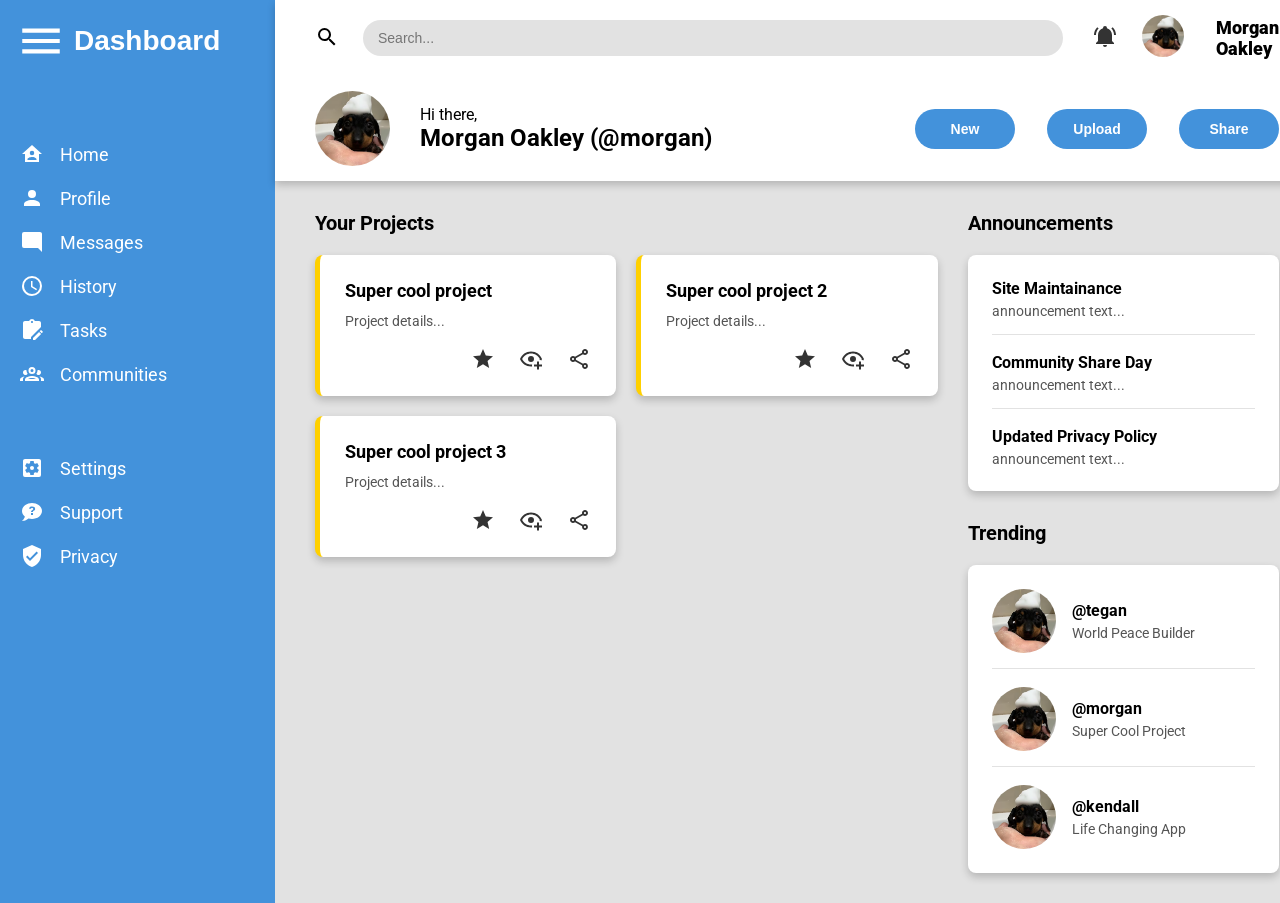
<file: admin-dashboaard/index.html>
<!DOCTYPE html>
<html lang="en">
<head>
    <meta charset="UTF-8">
    <meta name="viewport" content="width=device-width, initial-scale=1.0">
    <title>Dashboard</title>
    <link rel="stylesheet" href="style.css">
</head>
<body>

    <div class="container">
        <!-- SIDEBAR -->
        <aside class="sidebar">

            <button class="sidebar-header">
                <img src="images/menu.svg" width="50" height="50">
                <h1>Dashboard</h1>
            </button>

            <nav class="sidebar-nav">
                <ul>
                    <li><a href="#home"><img src="images/home.svg">Home</a></li>
                    <li><a href="#profile"><img src="images/profile.svg">Profile</a></li>
                    <li><a href="#messages"><img src="images/message.svg">Messages</a></li>
                    <li><a href="#history"><img src="images/clock-outline.svg">History</a></li>
                    <li><a href="#tasks"><img src="images/clipboard-edit.svg">Tasks</a></li>
                    <li><a href="#communities"><img src="images/account-group-outline.svg">Communities</a></li>
                </ul>
                <ul>
                    <li><a href="#settings"><img src="images/cog-box.svg">Settings</a></li>
                    <li><a href="#support"><img src="images/chat-question.svg">Support</a></li>
                    <li><a href="#privacy"><img src="images/shield-check.svg">Privacy</a></li>
                </ul>
            </nav>

        </aside>

        <!-- MAIN CONTENT -->
        <div class="main-content">

            <header class="top-panel">

                <div class="top-row">
                    <div class="search-bar">
                        <button><img src="images/magnify.svg"></button>
                        <input type="text" placeholder="Search...">
                    </div>
                    <div class="top-panel-right">
                        <button class="notification-btn"><img src="images/bell-ring.svg"></button>
                        <div class="user-profile">
                            <a href="#profile"><img src="images/placeholder-profile-picture.png" id="avatar-small"></a>
                            <span class="username">Morgan Oakley</span>
                        </div>
                    </div>
                </div>

                <div class="bottom-row">
                    <img src="images/placeholder-profile-picture.png" id="avatar-big">
                    <div class="greeting">
                        <p>Hi there,</p>
                        <h2>Morgan Oakley (@morgan)</h2>
                    </div>
                    <div class="action-buttons">
                        <button class="btn btn-primary">New</button>
                        <button class="btn btn-primary">Upload</button>
                        <button class="btn btn-primary">Share</button>
                    </div>
                </div>

            </header>


            <!-- CARDS -->
             <div class="cards-container">

                <div class="projects">
                    <h3>Your Projects</h3>
                    <div class="projects-cards-container">

                        <div class="project-card">
                            <h4>Super cool project</h4>
                            <p>Project details...</p>
                            <div class="project-card-buttons">
                                <button><img src="images/star.svg"></button>
                                <button><img src="images/eye-plus-outline.svg"></button>
                                <button><img src="images/share-variant-outline.svg"></button>
                            </div>
                        </div>

                        <div class="project-card">
                            <h4>Super cool project 2</h4>
                            <p>Project details...</p>
                            <div class="project-card-buttons">
                                <button><img src="images/star.svg"></button>
                                <button><img src="images/eye-plus-outline.svg"></button>
                                <button><img src="images/share-variant-outline.svg"></button>
                            </div>
                        </div>

                        <div class="project-card">
                            <h4>Super cool project 3</h4>
                            <p>Project details...</p>
                            <div class="project-card-buttons">
                                <button><img src="images/star.svg"></button>
                                <button><img src="images/eye-plus-outline.svg"></button>
                                <button><img src="images/share-variant-outline.svg"></button>
                            </div>
                        </div>

                    </div>
                </div>

                <div class="right-side-cards">

                    <div class="announcements-section">
                        <h3>Announcements</h3>
                        <div class="announcements-cards-container">
                            <div class="announcement-card">
                                <h5>Site Maintainance</h5>
                                <p>announcement text...</p>
                            </div>
                            <div class="announcement-card">
                                <h5>Community Share Day</h5>
                                <p>announcement text...</p>
                            </div>
                            <div class="announcement-card">
                                <h5>Updated Privacy Policy</h5>
                                <p>announcement text... </p>
                            </div>
                        </div>
                    </div>

                    <div class="trending-section">
                        <h3>Trending</h3>
                        <div class="trending-cards-container">
                            <div class="trending-card">
                                <img src="images/placeholder-profile-picture.png">
                                <div class="trending-card-text">
                                    <strong>@tegan</strong>
                                    <p>World Peace Builder</p>
                                </div>
                            </div>
                            <div class="trending-card">
                                <img src="images/placeholder-profile-picture.png">
                                <div class="trending-card-text">
                                    <strong>@morgan</strong>
                                    <p>Super Cool Project</p>
                                </div>
                            </div>
                            <div class="trending-card">
                                <img src="images/placeholder-profile-picture.png">
                                <div class="trending-card-text">
                                    <strong>@kendall</strong>
                                    <p>Life Changing App</p>
                                </div>
                            </div>
                        </div>
                    </div>

                </div>

            </div>

        </div>
    </div>
</body>
</html>
</file>
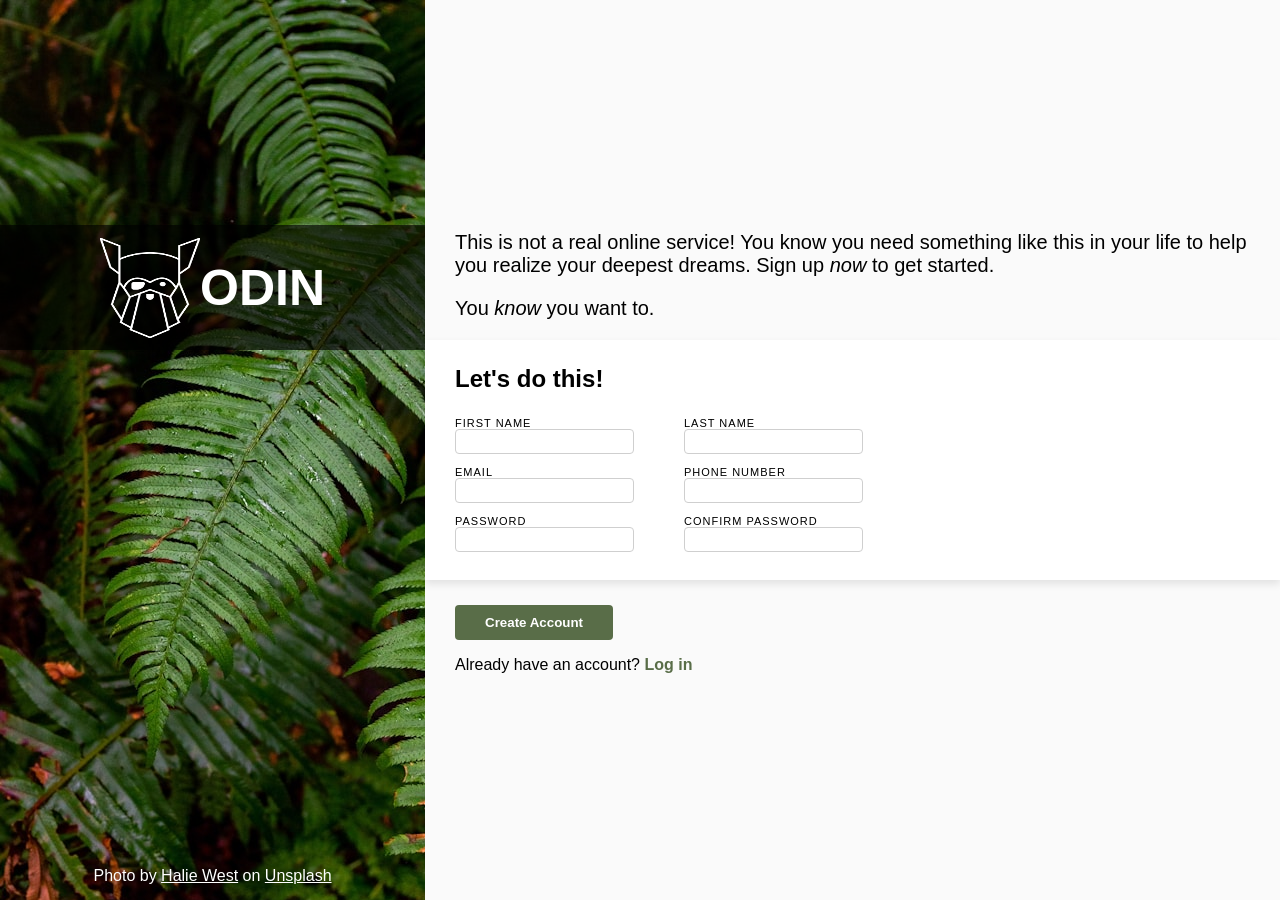
<file: sign-up-form/index.html>
<!DOCTYPE html>
<html lang="en">
<head>
    <meta charset="UTF-8">
    <meta name="viewport" content="width=device-width, initial-scale=1.0">
    <title>Sign-up form</title>
    <link rel="stylesheet" href="style.css">

</head>
<body>

    <div id="logo-container">
        <div id="logo">
            <img src="images/odin-lined.png" width="100" height="100">
            <h1>ODIN</h1>
        </div>
        <div id="photo-credit">
            Photo by <a href="https://unsplash.com/@haliewestphoto">Halie West</a> on <a href="https://unsplash.com/">Unsplash</a>
        </div>
    </div>

    <div id="form-container">

        <div id="form-header">
            <p>
                This is not a real online service! You know you need something like this in your life to help you realize your
                deepest dreams. Sign up <em>now</em> to get started.
            </p>
            <p>
                You <em>know</em> you want to.
            </p>
        </div>

        <form action="#" method="get">
            <div id="form-fields">
                <h3>Let's do this!</h3>
                <div class="input-row"> 
                    <div class="input-field">
                        <label for="first-name">First name</label>
                        <input type="text" id="first-name" name="first-name">
                    </div>
                    <div class="input-field">
                        <label for="last-name">Last name</label>
                        <input type="text" id="last-name" name="last-name">
                    </div>
                </div>
                <div class="input-row">
                    <div class="input-field">
                        <label for="email-address">Email</label>
                        <input type="email" id="email-address" name="email-address">
                    </div>
                    <div class="input-field">
                        <label for="phone-number">Phone Number</label>
                        <input pattern="
                        ^(?:(?:\(?(?:00|\+)([1-4]\d\d|[1-9]\d?)\)?)?[\-\.\ \\\/]?)?((?:\(?\d{1,}\)?[\-\.\ 
                        \\\/]?){0,})(?:[\-\.\ \\\/]?(?:#|ext\.?|extension|x)[\-\.\ \\\/]?(\d+))?$" 
                        id="phone-number" name="phone-number">
                    </div>
                </div>
                <div class="input-row">
                    <div class="input-field">
                        <label for="password">Password</label>
                        <input type="password" id="password" name="password">
                    </div>
                    <div class="input-field">
                        <label for="password-confirm">Confirm Password</label>
                        <input type="password" id="password-confirm" name="password-confirm">      
                    </div>
                </div>

            </div>

            <div id="form-buttons">
                <button type="submit">Create Account</button>
                <p>
                    Already have an account? <a href="">Log in</a>
                </p>
            </div>

        </form>

    </div>

</body>
</html>
</file>
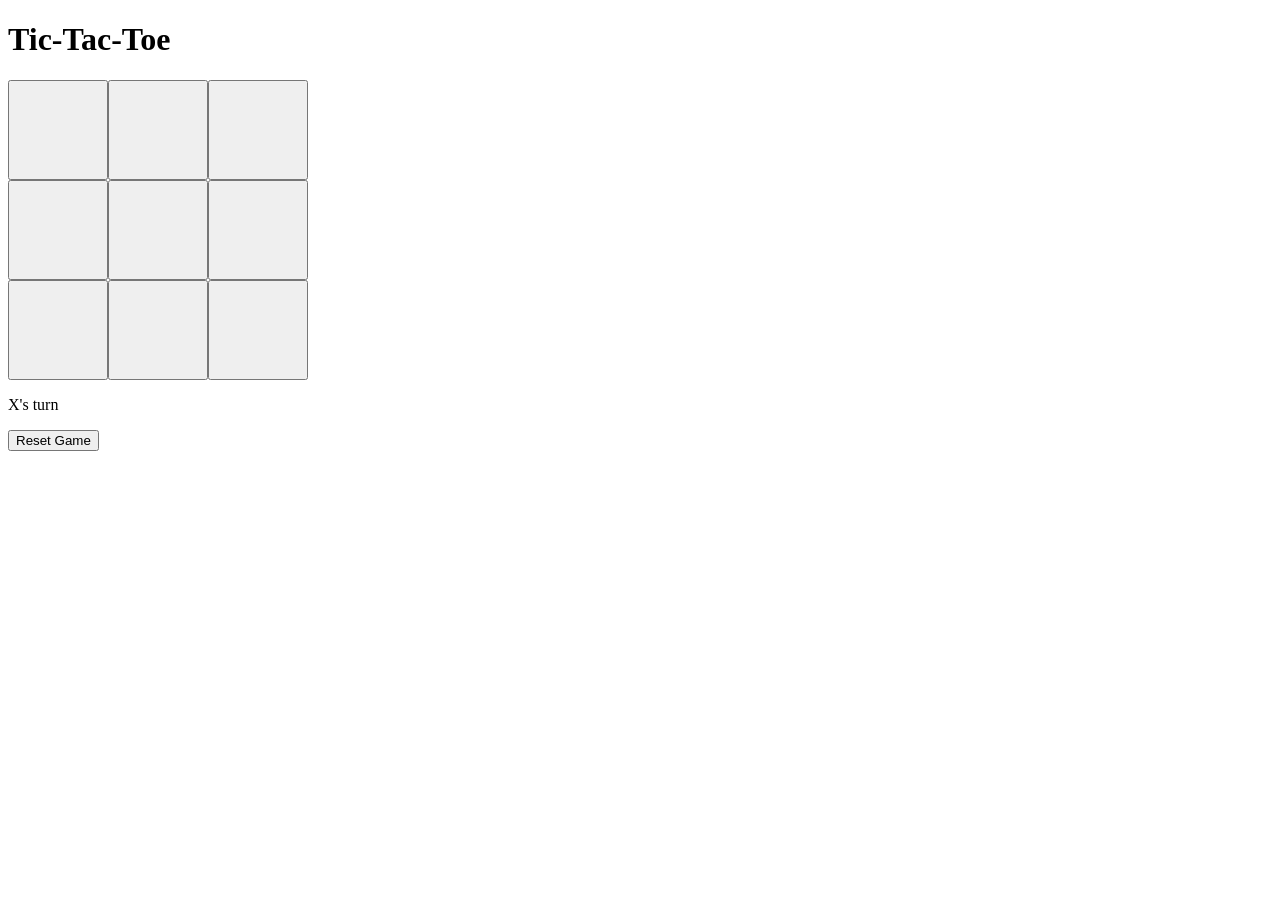
<file: tic-tac-toe/index.html>
<!DOCTYPE html>
<html lang="en">
<head>
    <meta charset="UTF-8">
    <meta name="viewport" content="width=device-width, initial-scale=1.0">
    <title>Tic Tac Toe</title>
    <link rel="stylesheet" href="style.css">
</head>
<body>

    <h1>Tic-Tac-Toe</h1>

    <div id="gameboard"></div>
    <p id="status"></p>
    <button id="reset-button">Reset Game</button>

    <script src="script.js"></script>
</body>
</html>
</file>
<file: admin-dashboaard/style.css>
@import url('https://fonts.googleapis.com/css2?family=Roboto&display=swap');


* {
    margin: 0;
    padding: 0;
    box-sizing: border-box;
}

:root {
    --blue: rgb(67, 146, 219);
    --yellow: rgb(255, 208, 0);
    --gray: rgb(226, 226, 226);
    --darkgray: #555555;
    --shadow: 0 4px 8px 0 rgba(0, 0, 0, 0.2);
    --hover: rgba(255, 255, 255, 0.2);
    --clicked: rgba(255, 255, 255, 0.5);
}

body {
    font-family: Roboto, 'Segoe UI', sans-serif;
    background-color: var(--gray)
}

button {
    cursor:pointer;
}


/* ==================== */

.container {
    display: grid;
    grid-template-columns: 275px 1fr;
    min-height: 100vh;
}

/* ==================== */

.sidebar {
    background-color: var(--blue);
    color: white;
    grid-row: 1 / -1; 
}

.sidebar-header {
    display: flex;
    align-items: center;
    gap: 8px;
    margin-bottom: 30px;
    border: none;
    background-color: transparent;
    color: white;
    padding: 16px;
    width: 100%;
}


.sidebar-header h1 {
    font-size: 28px;
}

.sidebar-nav ul {
    list-style: none;
    margin-top: 50px;
}

.sidebar-nav li:hover, .sidebar-header:hover {
    background-color: var(--hover);
}

.sidebar-nav li:active, .sidebar-header:active {
    background-color: var(--clicked);
}

.sidebar-nav a {
    color: white;
    text-decoration: none;
    font-size: 18px;
    padding: 10px 20px;
    display: flex;
    align-items: center;
    gap: 16px;
}

/* ! too lazy to change image colours so just inverting them ! */
.sidebar-nav a img, .sidebar-header img {
    filter: invert(100%)
}

.sidebar-nav a img {
    width: 24px;
    height: 24px;
}



/* ==================== */

.main-content {
    display: grid;
    grid-template-rows: auto 1fr; 
    grid-template-columns: 1fr;
}


.top-panel {
    background-color: white;
    display: flex;
    flex-direction: column;
    box-shadow: var(--shadow);
    grid-column: 1;
}

.top-row {
    display: flex;
    justify-content: space-between;
    align-items: center;
    padding: 15px 40px;
    gap: 30px;
}

.bottom-row {
    display: flex;
    align-items: center;
    padding: 15px 40px;
    gap: 30px;
}

.search-bar {
    display: flex;
    align-items: center;
    gap: 24px;
}

.search-bar input {
    width: 700px;
    padding: 10px 15px;
    border: none;
    border-radius: 20px;
    font-size: 14px;
    background-color: var(--gray);
}

.search-bar img {
    width: 24px;
    height: 24px;
}

.search-bar button {
    border: none;
    background-color: transparent;
}

.action-buttons {
    display: flex;
    gap: 32px;
    margin-left: auto;
}

.action-buttons button {
    border-radius: 20px;
    min-width: 100px;
    padding: 12px;
    font-size: 14px;
}

.top-panel-right {
    display: flex;
    align-items: center;
    gap: 25px;
}

.top-panel-right img {
    height: 24px;
    width: 24px;
    filter: invert(20%)
}

.notification-btn {
    background: none;
    border: none;
    font-size: 20px;
    cursor: pointer;
}

.user-profile {
    display: flex;
    align-items: center;
    gap: 32px;
}

#avatar-small {
    width: 42px;
    height: 42px;
    border-radius: 50%;
    object-fit: cover;
    filter: none;
}

#avatar-big {
    width: 75px;
    height: 75px;
    border-radius: 50%;
    object-fit: cover;
    filter: none;
}

.username {
    font-weight: 900;
    font-size: 18px;
}


.btn {
    padding: 10px 25px;
    border: none;
    border-radius: 5px;
    cursor: pointer;
    font-weight: bold;
}

.btn-primary {
    background-color: var(--blue);
    color: white;
    transition: background-color 0.3s;
}

.btn-primary:hover {
    filter: brightness(120%);
}


/* ==================== */


.cards-container {
    padding: 30px 40px;
    overflow-y: auto;
    display: grid;
    grid-template-columns: 2fr 1fr;
    gap: 30px;
}


.projects h3, .right-side-cards h3{
    font-size: 20px;
    margin-bottom: 20px;
}

.projects-cards-container {
    display: grid;
    grid-template-columns: 1fr 1fr;
    gap: 20px;
}

.project-card {
    background-color: white;
    padding: 25px;
    border-radius: 8px;
    box-shadow: var(--shadow);
    border-left: 5px solid var(--yellow);
    word-break: break-all;
}

.project-card h4 {
    font-size: 18px;
    margin-bottom: 10px;
}

.project-card p {
    font-size: 14px;
    color: var(--darkgray);
    line-height: 1.5;
    margin-bottom: 15px;
}

.project-card-buttons {
    display: flex;
    justify-content: flex-end;
    gap: 24px;
}

.project-card-buttons button {
    border: none;
    width: 24px;
    height: 24px;
    background-color: transparent;
    filter: invert(20%)
}

/* ==================== */

.right-side-cards {
    display: flex;
    flex-direction: column;
    gap: 30px;
}

.announcements-section h3,
.trending-section h3 {
    font-size: 20px;
    margin-bottom: 20px;
}

.announcements-cards-container,
.trending-cards-container {
    background-color: white;
    border-radius: 8px;
    box-shadow: var(--shadow);
    padding: 24px;
    display: flex;
    flex-direction: column;
    gap: 18px;
    max-width: 500px;
}

.announcement-card {
    border-bottom: 1px solid var(--gray);
    padding-bottom: 15px;
    word-break: break-all;
}

.announcement-card:last-child {
    border-bottom: none;
    padding-bottom: 0px;
}

.announcement-card h5 {
    font-size: 16px;
    margin-bottom: 5px;
}

.announcement-card p {
    font-size: 14px;
    color: var(--darkgray);
}

.trending-card {
    display: flex;
    align-items: center;
    gap: 16px;
    padding-bottom: 15px;
    border-bottom: 1px solid var(--gray);
    word-break: break-all;
}

.trending-card:last-child {
    border-bottom: none;
    padding-bottom: 0px;
}

.trending-card img {
    width: 64px;
    height: 64px;
    border-radius: 50%;
    object-fit: cover;
}

.trending-card-text p {
    margin-top: 5px;
    font-size: 14px;
    color: var(--darkgray)
}
</file>
<file: sign-up-form/style.css>
:root {
    --green: #596D48;
    --light-green:#748862;
    --grey: rgb(250, 250, 250);
}


body {
    margin: 0px;
    padding: 0px;

    display: flex;
    min-height: 100vh;
    align-items: stretch;
    font-family: 'Segoe UI', Tahoma, Geneva, Verdana, sans-serif;
}

input {
    border: 1px solid #cfcfcf;
    border-radius: 4px;
    padding: 4px;
}






#logo-container {
    background-image: url('./images/background.jpg');
    display: flex;
    flex-direction: column;
}

#photo-credit {
    margin-top: auto;
}


#logo {
    color: white;
    font-size: 25px;
    background-color: rgba(0,0,0,0.65);
    display: flex;
    align-items: center;
    padding-left: 100px;
    padding-right: 100px;
    margin-top: 25vh;
}

#photo-credit, #photo-credit a {
    color: white;
    align-self: center;
    padding-bottom: 15px;
}




#form-container {
    background-color: var(--grey);
    display: flex;
    flex-direction: column;
    justify-content: center;
}

#form-header {
    font-size: 20px;
    font-weight: 500;
    padding-left: 30px;
    padding-right: 30px;
}

#form-fields {
    background-color: white;
    box-shadow: 0 4px 8px 0 rgba(0, 0, 0, 0.1); 
    padding-left: 30px;
    padding-right: 30px;
    padding-top: 1px;
    padding-bottom: 16px;
}

#form-fields h3 {
    font-size: 24px;
}

.input-row {
    display: flex;
    margin-bottom: 12px;
}

.input-field {
    display: flex;
    flex-direction: column;
    padding-right: 50px;
}

.input-field label {
    font-size: 11px;
    text-transform: uppercase;
    letter-spacing: 1px;
}


#form-buttons {
    padding-top: 25px;
    padding-left: 30px;
    padding-right: 30px;
}


#form-buttons button {
    color: white;
    font-weight: 600;
    background-color: var(--green);
    border: transparent;
    border-radius: 4px;
    padding: 10px;
    padding-left: 30px;
    padding-right: 30px;
}

#form-buttons button:hover {
    background-color: var(--light-green);
}

#form-buttons a:hover {
    color: var(--light-green)
}


#form-buttons a {
    color: var(--green);
    text-decoration: none;
    font-weight: 600;
}
</file>
<file: tic-tac-toe/style.css>
#gameboard {
    display: grid;
    grid-template-columns: repeat(3, 100px);
    grid-template-rows: repeat(3, 100px);
}

#gameboard button {
    font-size: 2rem;
}
</file>
